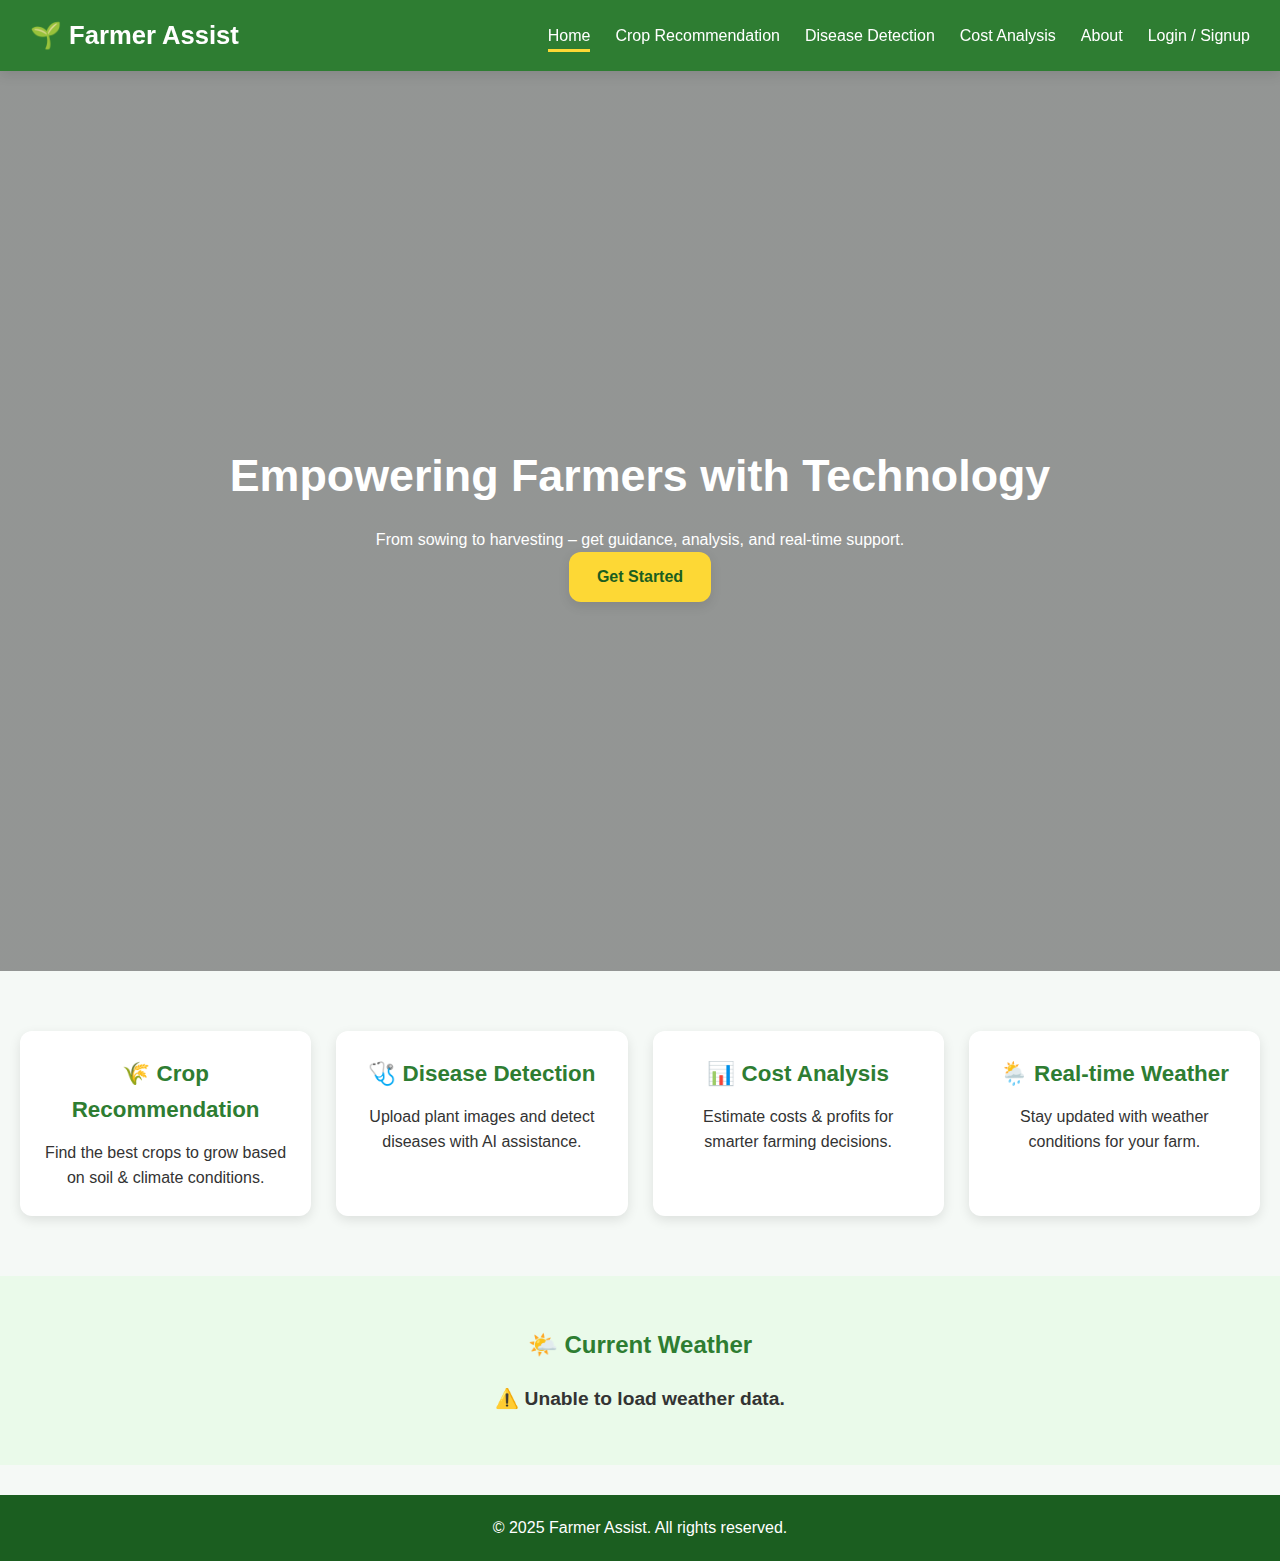
<file: index.html>
<!DOCTYPE html>
<html lang="en">
<head>
  <meta charset="UTF-8">
  <meta name="viewport" content="width=device-width, initial-scale=1.0">
  <title>Farmer Assist - Smart Farming</title>
  <link rel="stylesheet" href="assets/css/style.css">
</head>
<body>
  <!-- Header -->
  <header>
    <div class="logo">🌱 Farmer Assist</div>
    <nav>
      <ul id="nav-links">
        <li><a href="index.html" class="active">Home</a></li>
        <li><a href="crop-recommend.html">Crop Recommendation</a></li>
        <li><a href="disease-detect.html">Disease Detection</a></li>
        <li><a href="cost-analysis.html">Cost Analysis</a></li>
        <li><a href="about.html">About</a></li>
        <li id="auth-links"></li>
      </ul>
    </nav>
  </header>

  <!-- Hero Section -->
  <section class="hero">
    <h1>Empowering Farmers with Technology</h1>
    <p>From sowing to harvesting – get guidance, analysis, and real-time support.</p>
    <a href="crop-recommend.html" class="btn">Get Started</a>
  </section>

  <!-- Features Section -->
  <section class="features">
    <div class="feature-card">
      <h2>🌾 Crop Recommendation</h2>
      <p>Find the best crops to grow based on soil & climate conditions.</p>
    </div>
    <div class="feature-card">
      <h2>🩺 Disease Detection</h2>
      <p>Upload plant images and detect diseases with AI assistance.</p>
    </div>
    <div class="feature-card">
      <h2>📊 Cost Analysis</h2>
      <p>Estimate costs & profits for smarter farming decisions.</p>
    </div>
    <div class="feature-card">
      <h2>🌦️ Real-time Weather</h2>
      <p>Stay updated with weather conditions for your farm.</p>
    </div>
  </section>

  <!-- Weather Widget -->
  <section class="weather">
    <h2>🌤️ Current Weather</h2>
    <div id="weather-box">Loading weather...</div>
  </section>

  <!-- Footer -->
  <footer>
    <p>&copy; 2025 Farmer Assist. All rights reserved.</p>
  </footer>

  <!-- Main JS -->
  <script src="assets/js/main.js"></script>
  <script src="assets/js/auth.js"></script>

  <!-- 🔹 Add this JS at the bottom -->
  <script>
    // --- Handle dynamic login/logout buttons ---
    const authLinks = document.getElementById("auth-links");
    const user = JSON.parse(localStorage.getItem("user"));

    if (user && user.email) {
      // If logged in, show username and logout
      authLinks.innerHTML = `
        <span>👋 Hello, ${user.name}</span>
        <button id="logout-btn" class="btn" style="margin-left:10px;">Logout</button>
      `;

      // Logout event
      document.getElementById("logout-btn").addEventListener("click", () => {
        localStorage.removeItem("user");
        alert("Logged out successfully!");
        window.location.href = "index.html";
      });

    } else {
      // If not logged in, show login/signup
      authLinks.innerHTML = `
        <a href="login.html">Login</a> / 
        <a href="signup.html">Signup</a>
      `;
    }
  </script>
</body>
</html>
</file>
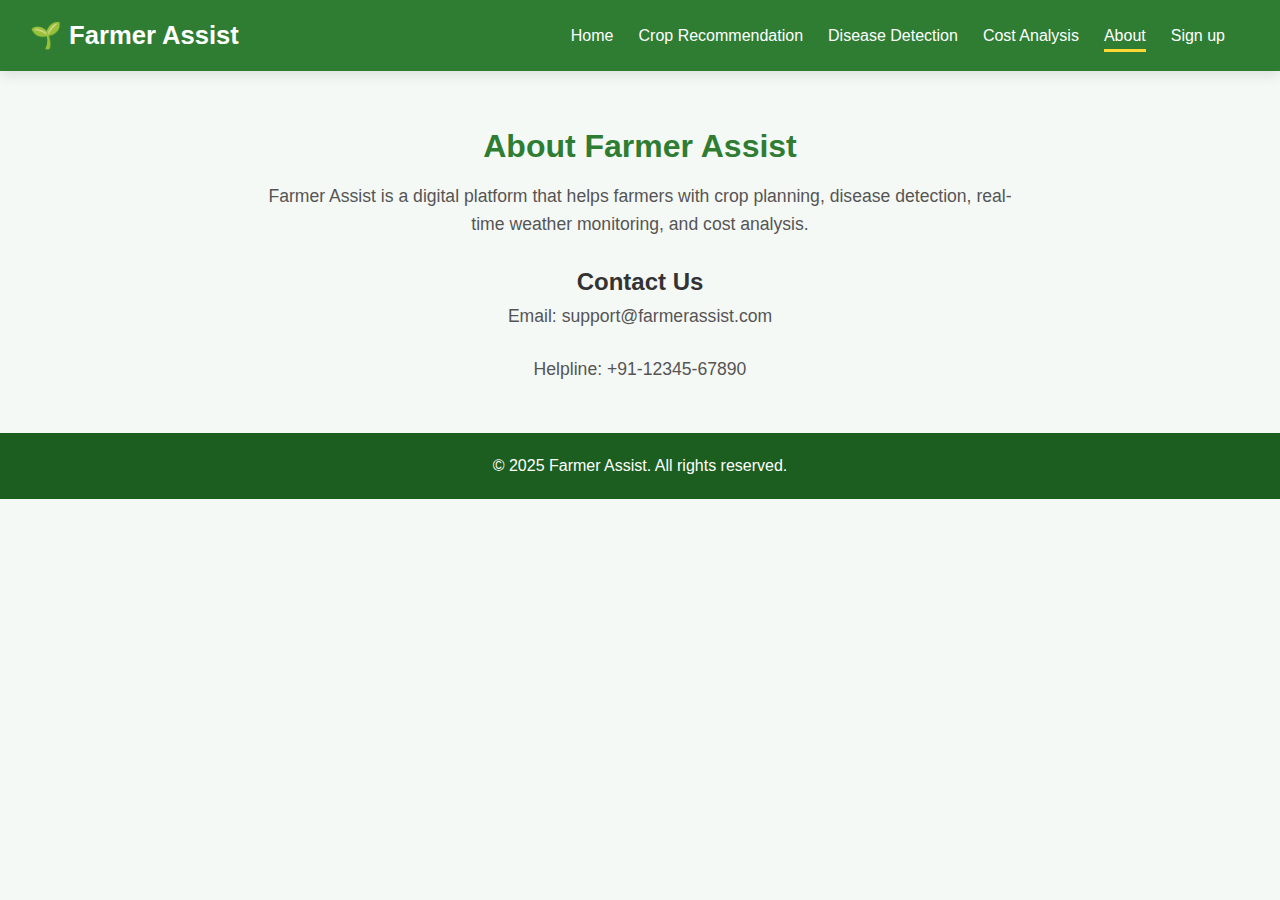
<file: about.html>
<!DOCTYPE html>
<html lang="en">
<head>
  <meta charset="UTF-8">
  <meta name="viewport" content="width=device-width, initial-scale=1.0">
  <title>About - Farmer Assist</title>
  <link rel="stylesheet" href="assets/css/style.css">
</head>
<body>
  <!-- Header -->
  <header>
    <div class="logo">🌱 Farmer Assist</div>
    <nav>
      <ul>
        <li><a href="index.html">Home</a></li>
        <li><a href="crop-recommend.html">Crop Recommendation</a></li>
        <li><a href="disease-detect.html">Disease Detection</a></li>
        <li><a href="cost-analysis.html">Cost Analysis</a></li>
        <li><a href="about.html" class="active">About</a></li>
        <li><a href="signup.html">Sign up</a></li>
        <li id="auth-links"></li>
      </ul>
    </nav>
  </header>

  <!-- Page Content -->
  <section class="page-content">
    <h1>About Farmer Assist</h1>
    <p>Farmer Assist is a digital platform that helps farmers with crop planning, 
    disease detection, real-time weather monitoring, and cost analysis.</p>

    <h2>Contact Us</h2>
    <p>Email: support@farmerassist.com</p>
    <p>Helpline: +91-12345-67890</p>
  </section>

  <!-- Footer -->
  <footer>
    <p>&copy; 2025 Farmer Assist. All rights reserved.</p>
  </footer>
</body>
</html>
</file>
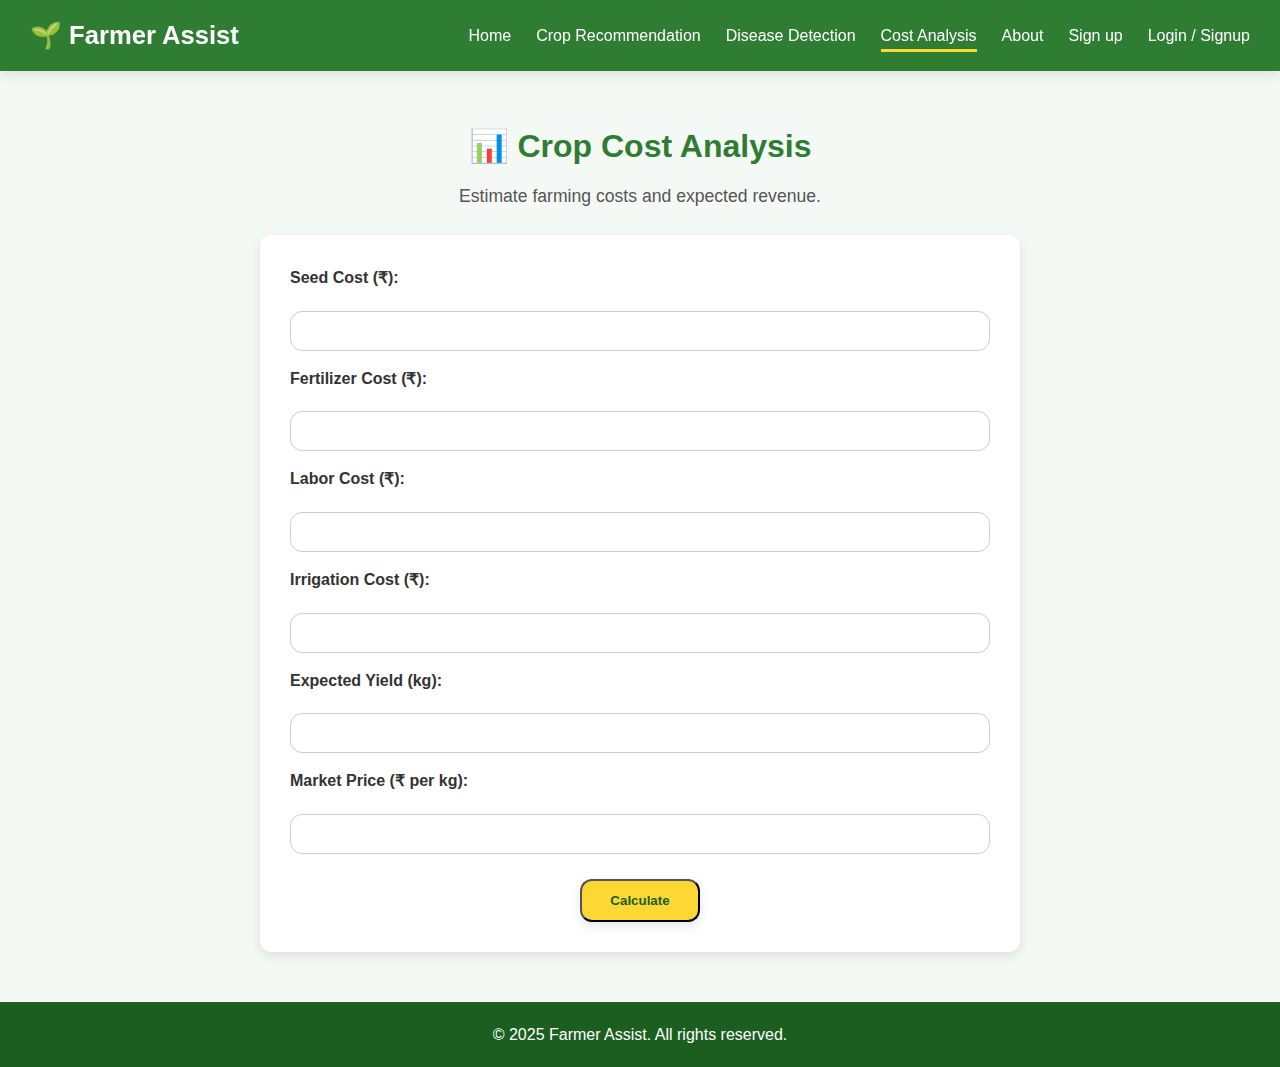
<file: cost-analysis.html>
<!DOCTYPE html>
<html lang="en">
<head>
  <meta charset="UTF-8">
  <meta name="viewport" content="width=device-width, initial-scale=1.0">
  <title>Cost Analysis - Farmer Assist</title>
  <link rel="stylesheet" href="assets/css/style.css">
</head>
<body>
  <!-- Header -->
  <header>
    <div class="logo">🌱 Farmer Assist</div>
    <nav>
      <ul>
        <li><a href="index.html">Home</a></li>
        <li><a href="crop-recommend.html">Crop Recommendation</a></li>
        <li><a href="disease-detect.html">Disease Detection</a></li>
        <li><a href="cost-analysis.html" class="active">Cost Analysis</a></li>
        <li><a href="about.html">About</a></li>
        <li><a href="signup.html">Sign up</a></li>
        <li id="auth-links"></li>
      </ul>
    </nav>
  </header>

  <!-- Page Content -->
  <section class="page-content">
    <h1>📊 Crop Cost Analysis</h1>
    <p>Estimate farming costs and expected revenue.</p>

    <form class="form-card" action="backend/api/cost_analysis.php" method="POST">
      <label for="seed">Seed Cost (₹):</label>
      <input type="number" id="seed" name="seed" required>

      <label for="fertilizer">Fertilizer Cost (₹):</label>
      <input type="number" id="fertilizer" name="fertilizer" required>

      <label for="labor">Labor Cost (₹):</label>
      <input type="number" id="labor" name="labor" required>

      <label for="irrigation">Irrigation Cost (₹):</label>
      <input type="number" id="irrigation" name="irrigation" required>

      <label for="expected-yield">Expected Yield (kg):</label>
      <input type="number" id="expected-yield" name="expected_yield" required>

      <label for="market-price">Market Price (₹ per kg):</label>
      <input type="number" id="market-price" name="market_price" required>

      <button type="submit" class="btn">Calculate</button>
    </form>
  </section>

  <!-- Footer -->
  <footer>
    <p>&copy; 2025 Farmer Assist. All rights reserved.</p>
  </footer>

  <script src="assets/js/auth.js"></script>

</body>
</html>
</file>
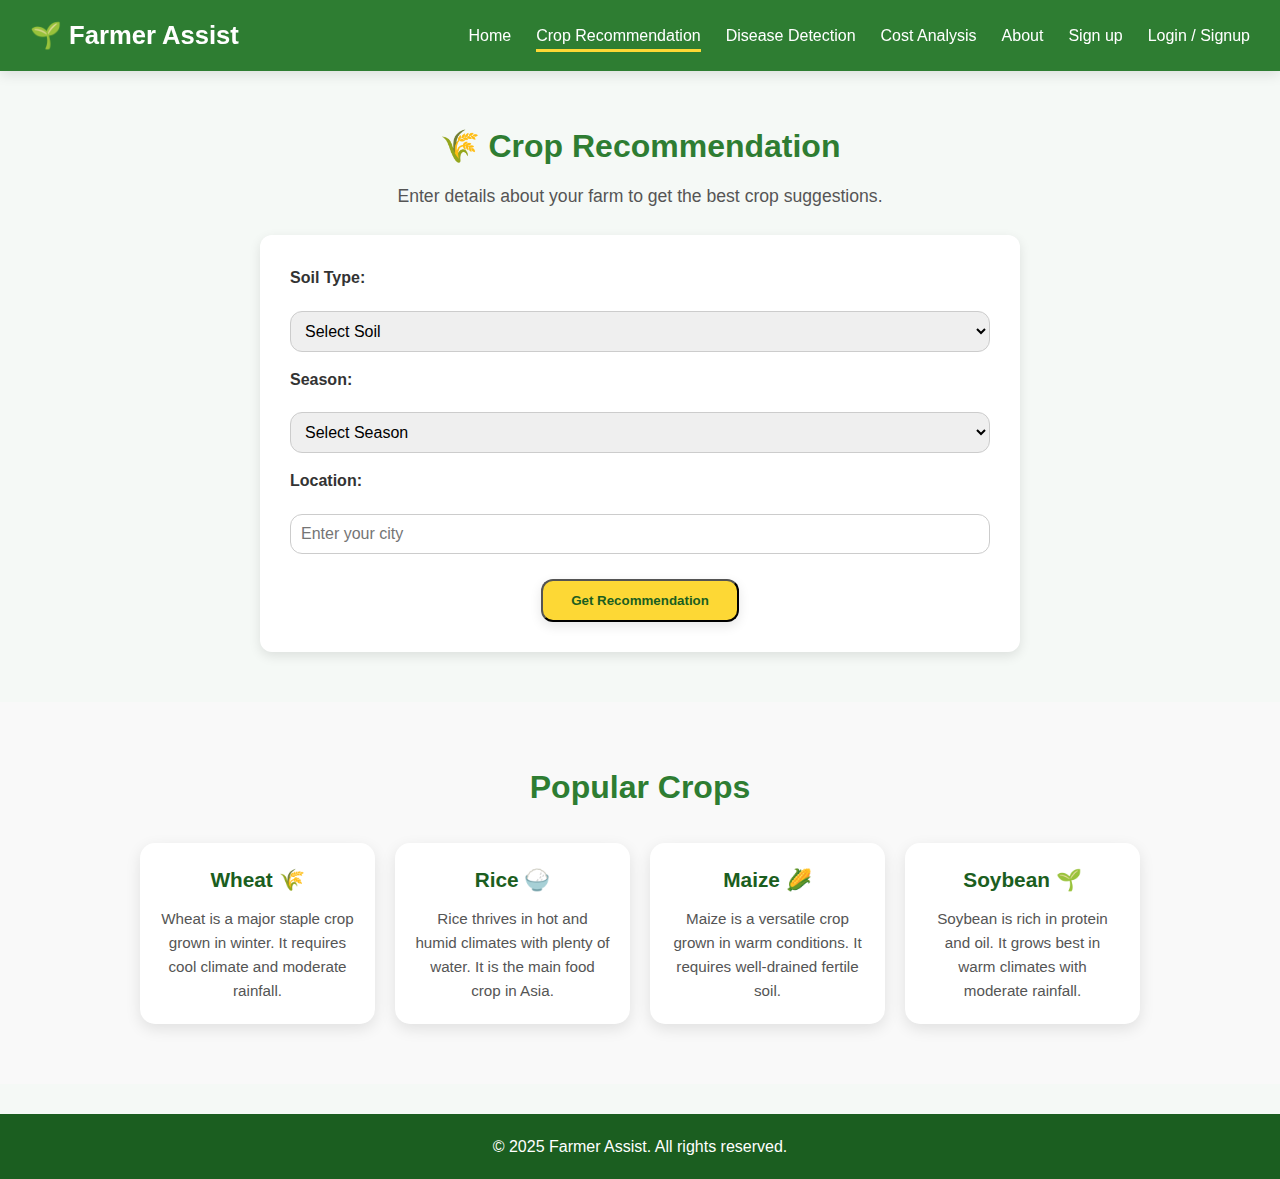
<file: crop-recommend.html>
<!DOCTYPE html>
<html lang="en">
<head>
  <meta charset="UTF-8">
  <meta name="viewport" content="width=device-width, initial-scale=1.0">
  <title>Crop Recommendation - Farmer Assist</title>
  <link rel="stylesheet" href="assets/css/style.css">
</head>
<body>
  <!-- Header -->
  <header>
    <div class="logo">🌱 Farmer Assist</div>
    <nav>
      <ul>
        <li><a href="index.html">Home</a></li>
        <li><a href="crop-recommend.html" class="active">Crop Recommendation</a></li>
        <li><a href="disease-detect.html">Disease Detection</a></li>
        <li><a href="cost-analysis.html">Cost Analysis</a></li>
        <li><a href="about.html">About</a></li>
        <li><a href="signup.html">Sign up</a></li>
        <li id="auth-links"></li>
      </ul>
    </nav>
  </header>

  <!-- Page Content -->
  <section class="page-content">
    <h1>🌾 Crop Recommendation</h1>
    <p>Enter details about your farm to get the best crop suggestions.</p>

    <form class="form-card" action="backend/api/crop_recommend.php" method="POST">
      <label for="soil">Soil Type:</label>
      <select id="soil" name="soil" required>
        <option value="">Select Soil</option>
        <option value="clay">Clay</option>
        <option value="sandy">Sandy</option>
        <option value="loamy">Loamy</option>
      </select>

      <label for="season">Season:</label>
      <select id="season" name="season" required>
        <option value="">Select Season</option>
        <option value="kharif">Kharif</option>
        <option value="rabi">Rabi</option>
        <option value="zaid">Zaid</option>
      </select>

      <label for="location">Location:</label>
      <input type="text" id="location" name="location" placeholder="Enter your city" required>

      <button type="submit" class="btn">Get Recommendation</button>
    </form>
  </section>
  <section class="crop-info">
  <h2>Popular Crops</h2>
  <div class="crop-cards">

    <a href="crops/wheat.html" class="crop-card-link">
      <div class="crop-card">
        
        <h3>Wheat 🌾</h3>
        <p>Wheat is a major staple crop grown in winter. It requires cool climate and moderate rainfall.</p>
      </div>
    </a>

    <a href="crops/rice.html" class="crop-card-link">
      <div class="crop-card">
        
        <h3>Rice 🍚</h3>
        <p>Rice thrives in hot and humid climates with plenty of water. It is the main food crop in Asia.</p>
      </div>
    </a>

    <a href="crops/maize.html" class="crop-card-link">
      <div class="crop-card">
        
        <h3>Maize 🌽</h3>
        <p>Maize is a versatile crop grown in warm conditions. It requires well-drained fertile soil.</p>
      </div>
    </a>

    <a href="crops/soybean.html" class="crop-card-link">
      <div class="crop-card">
        
        <h3>Soybean 🌱</h3>
        <p>Soybean is rich in protein and oil. It grows best in warm climates with moderate rainfall.</p>
      </div>
    </a>

  </div>
</section>


  <!-- Footer -->
  <footer>
    <p>&copy; 2025 Farmer Assist. All rights reserved.</p>
  </footer>

  <script src="assets/js/auth.js"></script>

</body>
</html>
</file>
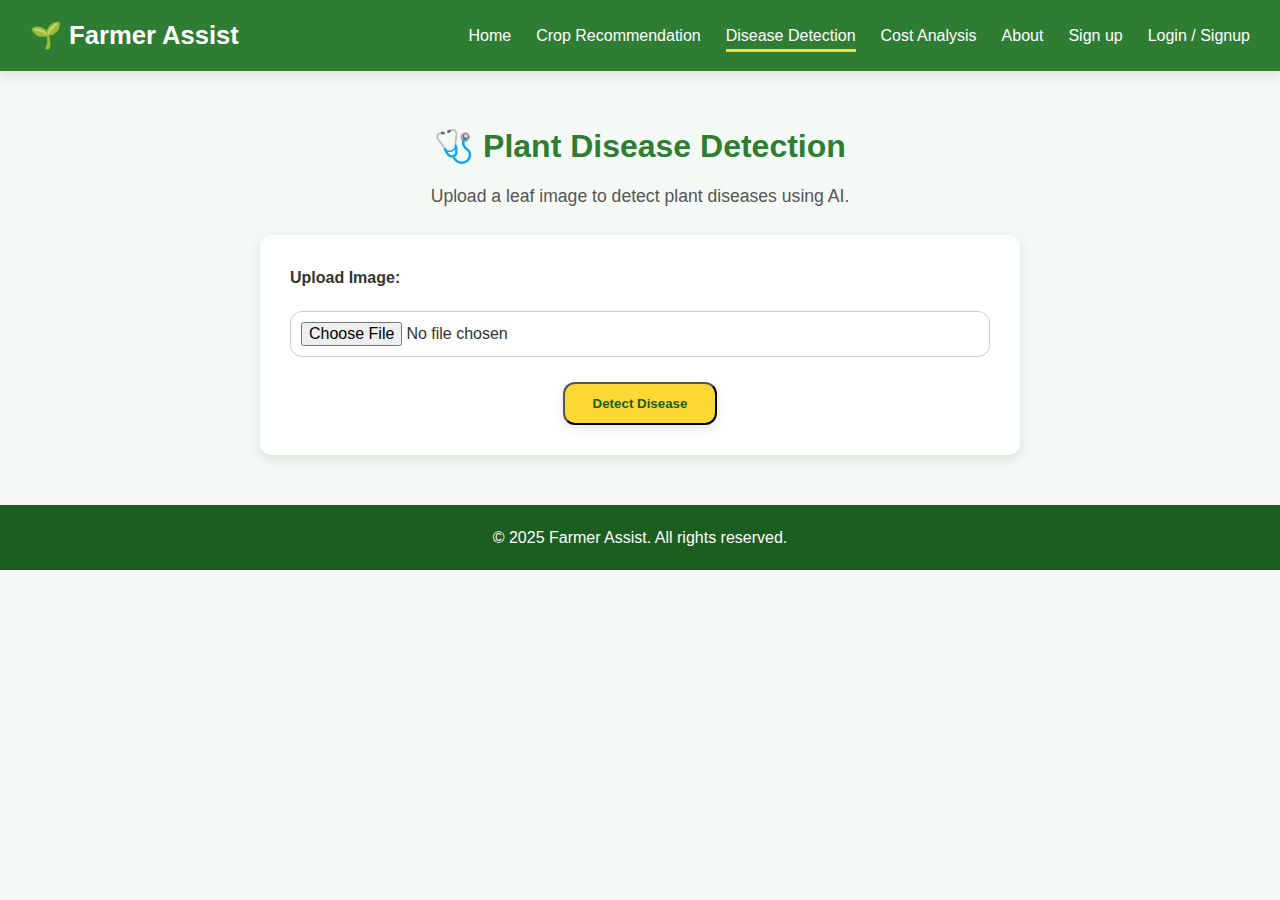
<file: disease-detect.html>
<!DOCTYPE html>
<html lang="en">
<head>
  <meta charset="UTF-8" />
  <meta name="viewport" content="width=device-width, initial-scale=1.0" />
  <title>Disease Detection - Farmer Assist</title>
  <link rel="stylesheet" href="assets/css/style.css" />
  <style>
    /* Inline page-specific improvements */
    .result-card {
      margin-top: 30px;
      padding: 20px;
      border-radius: 15px;
      background: #f9fff9;
      box-shadow: 0 3px 10px rgba(0, 0, 0, 0.1);
      text-align: left;
      animation: fadeIn 0.6s ease;
    }
    .result-card h3 {
      color: #2e7d32;
      margin-bottom: 10px;
    }
    .result-card p {
      margin: 5px 0;
      font-size: 15px;
    }
    .loading {
      margin-top: 20px;
      font-size: 16px;
      color: #4caf50;
      font-weight: bold;
      animation: pulse 1.5s infinite;
    }
    @keyframes fadeIn {
      from { opacity: 0; transform: translateY(10px); }
      to { opacity: 1; transform: translateY(0); }
    }
    @keyframes pulse {
      0% { opacity: 0.3; }
      50% { opacity: 1; }
      100% { opacity: 0.3; }
    }
  </style>
</head>
<body>
  <!-- Header -->
  <header>
    <div class="logo">🌱 Farmer Assist</div>
    <nav>
      <ul>
        <li><a href="index.html">Home</a></li>
        <li><a href="crop-recommend.html">Crop Recommendation</a></li>
        <li><a href="disease-detect.html" class="active">Disease Detection</a></li>
        <li><a href="cost-analysis.html">Cost Analysis</a></li>
        <li><a href="about.html">About</a></li>
        <li><a href="signup.html">Sign up</a></li>
        <li id="auth-links"></li>
      </ul>
    </nav>
  </header>

  <!-- Page Content -->
  <section class="page-content">
    <h1>🩺 Plant Disease Detection</h1>
    <p>Upload a leaf image to detect plant diseases using AI.</p>

    <form id="diseaseForm" class="form-card" enctype="multipart/form-data">
      <label for="plant-image">Upload Image:</label>
      <input type="file" id="plant-image" name="plant_image" accept="image/*" required>
      <button type="submit" class="btn">Detect Disease</button>
    </form>

    <div id="loading" class="loading" style="display:none;">Analyzing image... please wait 🌿</div>
    <div id="result"></div>
  </section>

  <!-- Footer -->
  <footer>
    <p>&copy; 2025 Farmer Assist. All rights reserved.</p>
  </footer>

  <script src="assets/js/auth.js"></script>
  <script>
const form = document.getElementById("diseaseForm");
const resultDiv = document.getElementById("result");
const loadingText = document.getElementById("loading");

form.addEventListener("submit", async (e) => {
  e.preventDefault();
  resultDiv.innerHTML = "";
  loadingText.style.display = "block";

  const file = document.getElementById("plant-image").files[0];
  if (!file) return;

  const formData = new FormData();
  formData.append("plant_image", file);

  try {
    const response = await fetch('backend/api/detect.php', {
    method: 'POST',
    body: formData
    });

    if (!response.ok) throw new Error(`Server returned ${response.status}`);
    const data = await response.json();

    loadingText.style.display = "none";

    if (data.status === "success" && data.detections && data.detections.length > 0) {
      resultDiv.innerHTML = data.detections
        .map(det => `
          <div class="result-card">
            <img src="${URL.createObjectURL(file)}" alt="Uploaded Leaf" style="width:100%; border-radius:10px; margin-bottom:10px;">
            <h3>🌿 Disease Detected: ${det.class || "Unknown"}</h3>
            <p><strong>Confidence:</strong> ${(det.confidence*100).toFixed(2)}%</p>
            <p><strong>Recommendation:</strong> Apply suitable fungicide and avoid overwatering.</p>
          </div>
        `).join("");
    } else {
      resultDiv.innerHTML = `<p style="color:red;">No disease detected or error occurred.</p>`;
    }

  } catch (err) {
    loadingText.style.display = "none";
    resultDiv.innerHTML = `<p style="color:red;">Error connecting to backend: ${err.message}</p>`;
    console.error(err);
  }
});
</script>
</body>
</html>
</file>
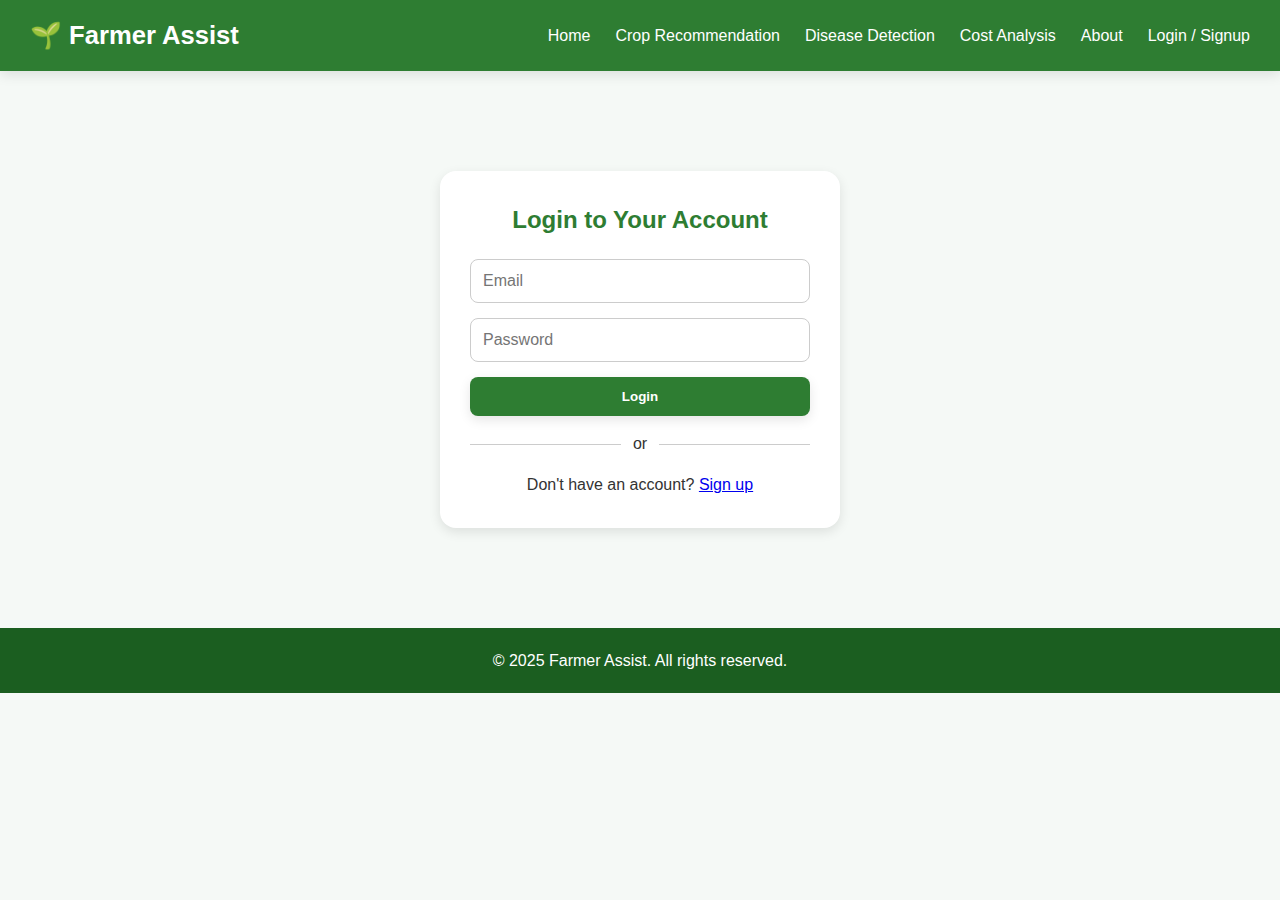
<file: login.html>
<!DOCTYPE html>
<html lang="en">
<head>
  <meta charset="UTF-8" />
  <meta name="viewport" content="width=device-width, initial-scale=1.0" />
  <title>Login | Farmer Assist</title>
  <link rel="stylesheet" href="assets/css/style.css" />
  <style>
    .form-section {
      max-width: 400px;
      margin: 100px auto;
      padding: 30px;
      background: #ffffff;
      border-radius: 16px;
      box-shadow: 0 4px 12px rgba(0,0,0,0.1);
      text-align: center;
    }
    .form-section h2 {
      margin-bottom: 20px;
      color: #2e7d32;
    }
    .form-section form {
      display: flex;
      flex-direction: column;
      gap: 15px;
    }
    .form-section input {
      padding: 12px;
      border: 1px solid #ccc;
      border-radius: 8px;
      font-size: 1rem;
      outline: none;
      transition: border-color 0.3s;
    }
    .form-section input:focus {
      border-color: #2e7d32;
    }
    .btn {
      background: #2e7d32;
      color: #fff;
      padding: 12px;
      border: none;
      border-radius: 8px;
      cursor: pointer;
      font-weight: 600;
      transition: 0.3s;
    }
    .btn:hover {
      background: #1b5e20;
    }
    .divider {
      display: flex;
      align-items: center;
      text-align: center;
      margin: 15px 0;
    }
    .divider::before, .divider::after {
      content: "";
      flex: 1;
      border-bottom: 1px solid #ccc;
    }
    .divider:not(:empty)::before {
      margin-right: 0.75em;
    }
    .divider:not(:empty)::after {
      margin-left: 0.75em;
    }
  </style>
</head>
<body>
  <!-- Header -->
  <header>
    <div class="logo">🌱 Farmer Assist</div>
    <nav>
      <ul>
        <li><a href="index.html">Home</a></li>
        <li><a href="crop-recommend.html">Crop Recommendation</a></li>
        <li><a href="disease-detect.html">Disease Detection</a></li>
        <li><a href="cost-analysis.html">Cost Analysis</a></li>
        <li><a href="about.html">About</a></li>
        <li id="auth-links"></li>
      </ul>
    </nav>
  </header>

  <!-- Login Form -->
  <section class="form-section">
    <h2>Login to Your Account</h2>
    <form id="loginForm" method="POST">
      <input type="email" id="email" name="email" placeholder="Email" required />
      <input type="password" id="password" name="password" placeholder="Password" required />
      <button type="submit" class="btn">Login</button>
    </form>

    <div class="divider">or</div>

    <!-- Google Sign-In button -->
    <div id="g_id_onload"
         data-client_id="1016314401787-61k054853g1h1m87oqvl079ekotq7dhv.apps.googleusercontent.com"
         data-context="signin"
         data-ux_mode="popup"
         data-callback="handleGoogleLogin"
         data-auto_prompt="false">
    </div>

    <div class="g_id_signin"
         data-type="standard"
         data-shape="rectangular"
         data-theme="outline"
         data-text="signin_with"
         data-size="large"
         data-logo_alignment="left">
    </div>

    <p>Don't have an account? <a href="signup.html">Sign up</a></p>
    <div id="message" class="message"></div>
  </section>

  <!-- Footer -->
  <footer>
    <p>&copy; 2025 Farmer Assist. All rights reserved.</p>
  </footer>

  <!-- Google Sign-In SDK -->
  <script src="https://accounts.google.com/gsi/client" async defer></script>
  <script src="assets/js/auth.js"></script>

  <script>
  // Normal email/password login
  document.getElementById("loginForm").addEventListener("submit", async function(e) {
    e.preventDefault();

    const email = document.getElementById("email").value.trim();
    const password = document.getElementById("password").value.trim();

    if (!email || !password) {
      alert("Please fill in all fields.");
      return;
    }

    try {
      const response = await fetch("http://localhost:8081/farmer-assist/backend/api/login.php", {
        method: "POST",
        headers: { "Content-Type": "application/json" },
        body: JSON.stringify({ email, password })
      });

      const result = await response.json();
      alert(result.message);

      if (result.status === "success") {
        localStorage.setItem("user", JSON.stringify(result.user));
        window.location.href = "index.html";
      }

    } catch (error) {
      alert("Error connecting to server: " + error.message);
    }
  });

  // Google Login Callback
  function handleGoogleLogin(response) {
    // Decode JWT to extract user info
    const data = parseJwt(response.credential);
    console.log("Google User Data:", data);

    // Save in localStorage
    const user = {
      name: data.name,
      email: data.email,
      picture: data.picture,
      google: true
    };
    localStorage.setItem("user", JSON.stringify(user));

    alert("Welcome, " + data.name + "!");
    window.location.href = "index.html";
  }

  // Helper: Decode JWT token
  function parseJwt(token) {
    try {
      return JSON.parse(atob(token.split('.')[1]));
    } catch (e) {
      return {};
    }
  }
  </script>
</body>
</html>
</file>
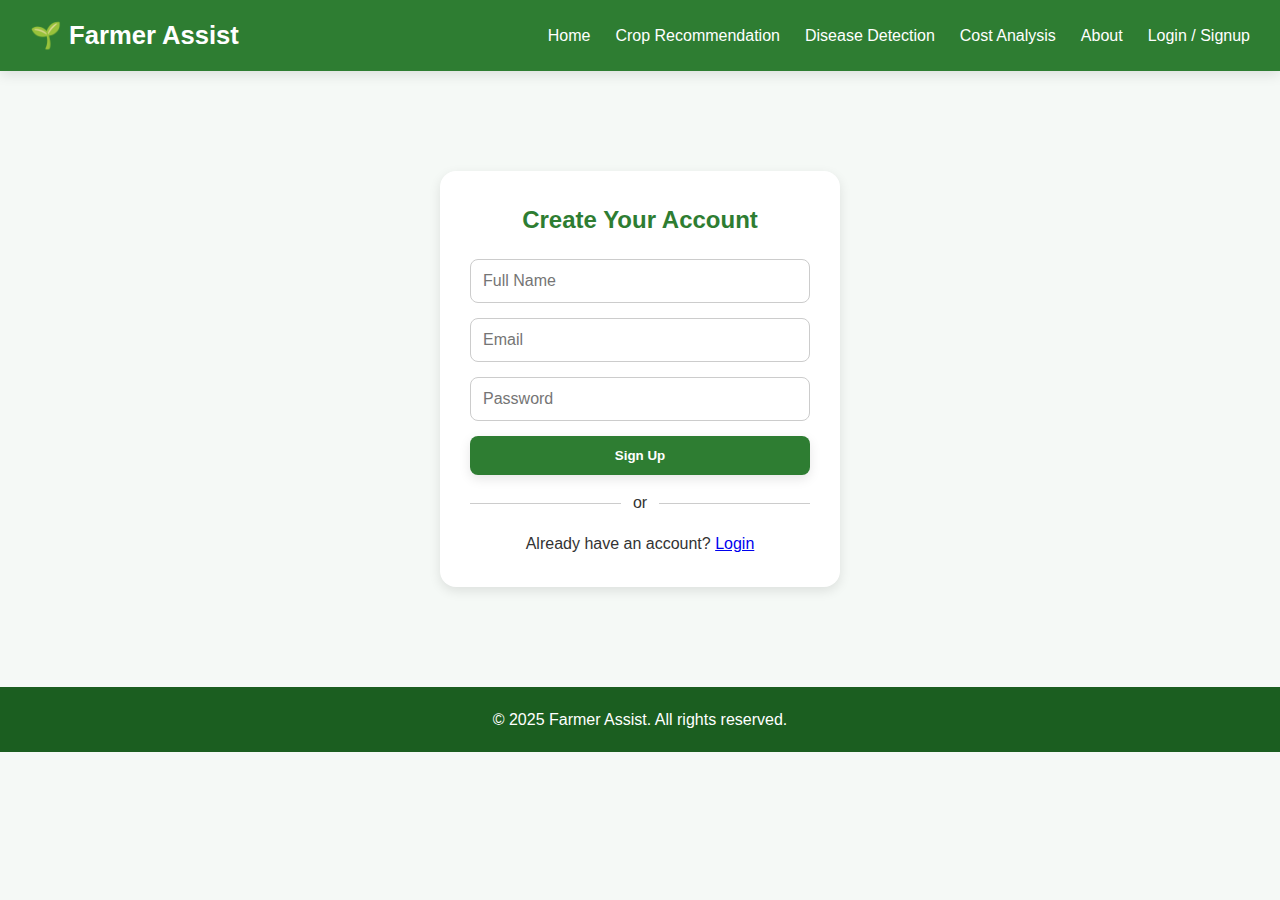
<file: signup.html>
<!DOCTYPE html>
<html lang="en">
<head>
  <meta charset="UTF-8" />
  <meta name="viewport" content="width=device-width, initial-scale=1.0" />
  <title>Sign Up | Farmer Assist</title>
  <link rel="stylesheet" href="assets/css/style.css" />
  <style>
    .form-section {
      max-width: 400px;
      margin: 100px auto;
      padding: 30px;
      background: #ffffff;
      border-radius: 16px;
      box-shadow: 0 4px 12px rgba(0,0,0,0.1);
      text-align: center;
    }

    .form-section h2 {
      margin-bottom: 20px;
      color: #2e7d32;
    }

    .form-section form {
      display: flex;
      flex-direction: column;
      gap: 15px;
    }

    .form-section input {
      padding: 12px;
      border: 1px solid #ccc;
      border-radius: 8px;
      font-size: 1rem;
      outline: none;
      transition: border-color 0.3s;
    }

    .form-section input:focus {
      border-color: #2e7d32;
    }

    .btn {
      background: #2e7d32;
      color: #fff;
      padding: 12px;
      border: none;
      border-radius: 8px;
      cursor: pointer;
      font-weight: 600;
      transition: 0.3s;
    }

    .btn:hover {
      background: #1b5e20;
    }

    .divider {
      display: flex;
      align-items: center;
      text-align: center;
      margin: 15px 0;
    }

    .divider::before, .divider::after {
      content: "";
      flex: 1;
      border-bottom: 1px solid #ccc;
    }

    .divider:not(:empty)::before {
      margin-right: 0.75em;
    }

    .divider:not(:empty)::after {
      margin-left: 0.75em;
    }
  </style>
</head>
<body>
  <!-- Header -->
  <header>
    <div class="logo">🌱 Farmer Assist</div>
    <nav>
      <ul>
        <li><a href="index.html">Home</a></li>
        <li><a href="crop-recommend.html">Crop Recommendation</a></li>
        <li><a href="disease-detect.html">Disease Detection</a></li>
        <li><a href="cost-analysis.html">Cost Analysis</a></li>
        <li><a href="about.html">About</a></li>
        <li id="auth-links"></li>
      </ul>
    </nav>
  </header>

  <!-- Signup Form -->
  <section class="form-section">
    <h2>Create Your Account</h2>
    <form id="signupForm" method="POST">
      <input type="text" id="name" name="name" placeholder="Full Name" required />
      <input type="email" id="email" name="email" placeholder="Email" required />
      <input type="password" id="password" name="password" placeholder="Password" required />
      <button type="submit" class="btn">Sign Up</button>
    </form>

    <div class="divider">or</div>

    <!-- Google Sign-Up button -->
    <div id="g_id_onload"
         data-client_id="1016314401787-61k054853g1h1m87oqvl079ekotq7dhv.apps.googleusercontent.com"
         data-context="signup"
         data-ux_mode="popup"
         data-callback="handleGoogleSignup"
         data-auto_prompt="false">
    </div>

    <div class="g_id_signin"
         data-type="standard"
         data-shape="rectangular"
         data-theme="outline"
         data-text="signup_with"
         data-size="large"
         data-logo_alignment="left">
    </div>

    <p>Already have an account? <a href="login.html">Login</a></p>
    <div id="message" class="message"></div>
  </section>

  <!-- Footer -->
  <footer>
    <p>&copy; 2025 Farmer Assist. All rights reserved.</p>
  </footer>

  <!-- Google SDK -->
  <script src="https://accounts.google.com/gsi/client" async defer></script>
  <script src="assets/js/auth.js"></script>

  <script>
  // Normal sign-up form
  document.getElementById("signupForm").addEventListener("submit", async function(e) {
    e.preventDefault();

    const name = document.getElementById("name").value.trim();
    const email = document.getElementById("email").value.trim();
    const password = document.getElementById("password").value.trim();

    if (!name || !email || !password) {
      alert("Please fill in all fields.");
      return;
    }

    try {
      const response = await fetch("http://localhost:8081/farmer-assist/backend/api/signup.php", {
        method: "POST",
        headers: { "Content-Type": "application/json" },
        body: JSON.stringify({ name, email, password })
      });

      const result = await response.json();
      alert(result.message);

      if (result.status === "success") {
        localStorage.setItem("user", JSON.stringify({ name, email }));
        window.location.href = "index.html";
      }

    } catch (error) {
      alert("Error connecting to server: " + error.message);
    }
  });

  // Google Signup Callback
  function handleGoogleSignup(response) {
    const data = parseJwt(response.credential);
    console.log("Google Signup Data:", data);

    const user = {
      name: data.name,
      email: data.email,
      picture: data.picture,
      google: true
    };

    localStorage.setItem("user", JSON.stringify(user));
    alert("Welcome, " + data.name + "!");
    window.location.href = "index.html";
  }

  // Helper: Decode JWT token
  function parseJwt(token) {
    try {
      return JSON.parse(atob(token.split('.')[1]));
    } catch (e) {
      return {};
    }
  }
  </script>
</body>
</html>
</file>
<file: assets/css/style.css>
/* ========== Global Reset ========== */
* {
  margin: 0;
  padding: 0;
  box-sizing: border-box;
}

:root {
  --primary: #2e7d32;   /* Green */
  --secondary: #fdd835; /* Yellow */
  --dark: #1b5e20;
  --light: #f5f9f6;
  --text: #333;
  --radius: 12px;
  --shadow: 0 4px 12px rgba(0, 0, 0, 0.1);
}

/* ========== Body ========== */
body {
  font-family: "Segoe UI", Arial, sans-serif;
  background: var(--light);
  color: var(--text);
  line-height: 1.6;
}

/* ========== Header ========== */
header {
  display: flex;
  justify-content: space-between;
  align-items: center;
  background: var(--primary);
  padding: 15px 30px;
  color: white;
  box-shadow: var(--shadow);
  position: sticky;
  top: 0;
  z-index: 100;
}

header .logo {
  font-size: 1.6rem;
  font-weight: bold;
}

nav ul {
  list-style: none;
  display: flex;
  gap: 25px;
}

nav a {
  text-decoration: none;
  color: white;
  font-weight: 500;
  padding-bottom: 5px;
  transition: 0.3s;
}

nav a:hover,
nav a.active {
  border-bottom: 3px solid var(--secondary);
}

/* ========== Hero Section ========== */
.hero {
  text-align: center;
  padding: 80px 20px;
  background: linear-gradient(rgba(0, 0, 0, 0.4), rgba(0, 0, 0, 0.4)),
              url('../images/farm-bg.jpg') no-repeat center center/cover;
  color: white;
}

.hero h1 {
  font-size: 2.8rem;
  margin-bottom: 15px;
  font-weight: 700;
}

.hero {
  height: 100vh; /* Full screen height */
  display: flex;
  flex-direction: column;
  justify-content: center;
  align-items: center;
  text-align: center;
  color: white;
  padding: 0 20px;

  background: linear-gradient(rgba(0, 0, 0, 0.4), rgba(0, 0, 0, 0.4)),
              url('https://img.freepik.com/premium-photo/farmers-working-rice-field_51195-2247.jpg?w=2000') no-repeat center center/cover;
  
  /* Background animation */
  animation: heroZoom 12s ease-in-out infinite alternate;
}

/* Background zoom animation */
@keyframes heroZoom {
  0% {
    background-size: 100%;
    background-position: center;
  }
  100% {
    background-size: 115%;
    background-position: center top;
  }
}


.btn {
  background: var(--secondary);
  color: var(--dark);
  padding: 12px 28px;
  border-radius: var(--radius);
  text-decoration: none;
  font-weight: bold;
  transition: 0.3s;
  box-shadow: var(--shadow);
}

.btn:hover {
  background: orange;
  transform: translateY(-3px);
}

/* ========== Features Section ========== */
.features {
  display: grid;
  grid-template-columns: repeat(auto-fit, minmax(250px, 1fr));
  gap: 25px;
  padding: 60px 20px;
}

.feature-card {
  background: white;
  padding: 25px;
  border-radius: var(--radius);
  box-shadow: var(--shadow);
  transition: 0.3s;
  text-align: center;
}

.feature-card h2 {
  margin-bottom: 12px;
  font-size: 1.4rem;
  color: var(--primary);
}

.feature-card p {
  font-size: 1rem;
}

.feature-card:hover {
  transform: translateY(-8px);
}

/* ========== Page Content & Forms ========== */
.page-content {
  max-width: 800px;
  margin: 50px auto;
  padding: 0 20px;
  text-align: center;
}

.page-content h1 {
  font-size: 2rem;
  margin-bottom: 10px;
  color: var(--primary);
}

.page-content p {
  margin-bottom: 25px;
  font-size: 1.1rem;
  color: #555;
}

.form-card {
  background: white;
  padding: 30px;
  border-radius: var(--radius);
  box-shadow: var(--shadow);
  display: flex;
  flex-direction: column;
  gap: 15px;
  text-align: left;
}

.form-card label {
  font-weight: bold;
  margin-bottom: 5px;
}

.form-card input,
.form-card select {
  padding: 10px;
  border-radius: var(--radius);
  border: 1px solid #ccc;
  font-size: 1rem;
  width: 100%;
}

.form-card button {
  align-self: center;
  margin-top: 10px;
}
/* Crop Info Section */

.crop-card-link {
  text-decoration: none; /* remove underline */
  color: inherit;        /* inherit text color */
}

.crop-card-link:hover .crop-card {
  transform: translateY(-8px);
  box-shadow: 0 10px 20px rgba(0,0,0,0.15);
}

.crop-info {
  padding: 60px 20px;
  background: #f9f9f9;
  text-align: center;
}

.crop-info h2 {
  font-size: 2rem;
  margin-bottom: 30px;
  color: #2e7d32;
}

.crop-cards {
  display: grid;
  grid-template-columns: repeat(auto-fit, minmax(220px, 1fr));
  gap: 20px;
  max-width: 1000px;
  margin: 0 auto;
}

.crop-card {
  background: #fff;
  padding: 20px;
  border-radius: 15px;
  box-shadow: 0 5px 15px rgba(0,0,0,0.1);
  transition: transform 0.3s ease, box-shadow 0.3s ease;
}

.crop-card img {
  width: 100%;
  height: 160px;
  object-fit: cover;
  border-radius: 10px;
  margin-bottom: 15px;
}

.crop-card h3 {
  font-size: 1.3rem;
  margin-bottom: 10px;
  color: #1b5e20;
}

.crop-card p {
  font-size: 0.95rem;
  color: #555;
}

.crop-card:hover {
  transform: translateY(-8px);
  box-shadow: 0 10px 20px rgba(0,0,0,0.15);
}

/* Back button styling */
.back-button-container {
  margin-top: 25px;
  text-align: center; /* centers the button */
}

.back-button {
  display: inline-block;
  background: linear-gradient( #2E7D32);
  color: #fff;
  padding: 10px 20px;
  border-radius: 8px;
  text-decoration: none;
  font-weight: 600;
}

.back-button:hover {
  background: linear-gradient(90deg, #45a049, #1b5e20);
  transform: translateY(-2px);
}


/* ========== Weather Section ========== */
.weather {
  text-align: center;
  padding: 50px 20px;
  background: #eafaea;
}

.weather h2 {
  color: var(--primary);
}

#weather-box {
  margin-top: 20px;
  font-size: 1.2rem;
  font-weight: bold;
}

/* ========== Footer ========== */
footer {
  text-align: center;
  padding: 20px;
  background: var(--dark);
  color: white;
  margin-top: 30px;
}

/* ========== Responsive ========== */
@media (max-width: 768px) {
  nav ul {
    flex-direction: column;
    gap: 15px;
    background: var(--primary);
    position: absolute;
    top: 60px;
    right: 0;
    padding: 15px;
    border-radius: 0 0 0 var(--radius);
    display: none; /* Can be made toggleable with JS */
  }

  nav ul.show {
    display: flex;
  }

  .hero h1 {
    font-size: 2rem;
  }

  .hero p {
    font-size: 1rem;
  }
}
</file>
